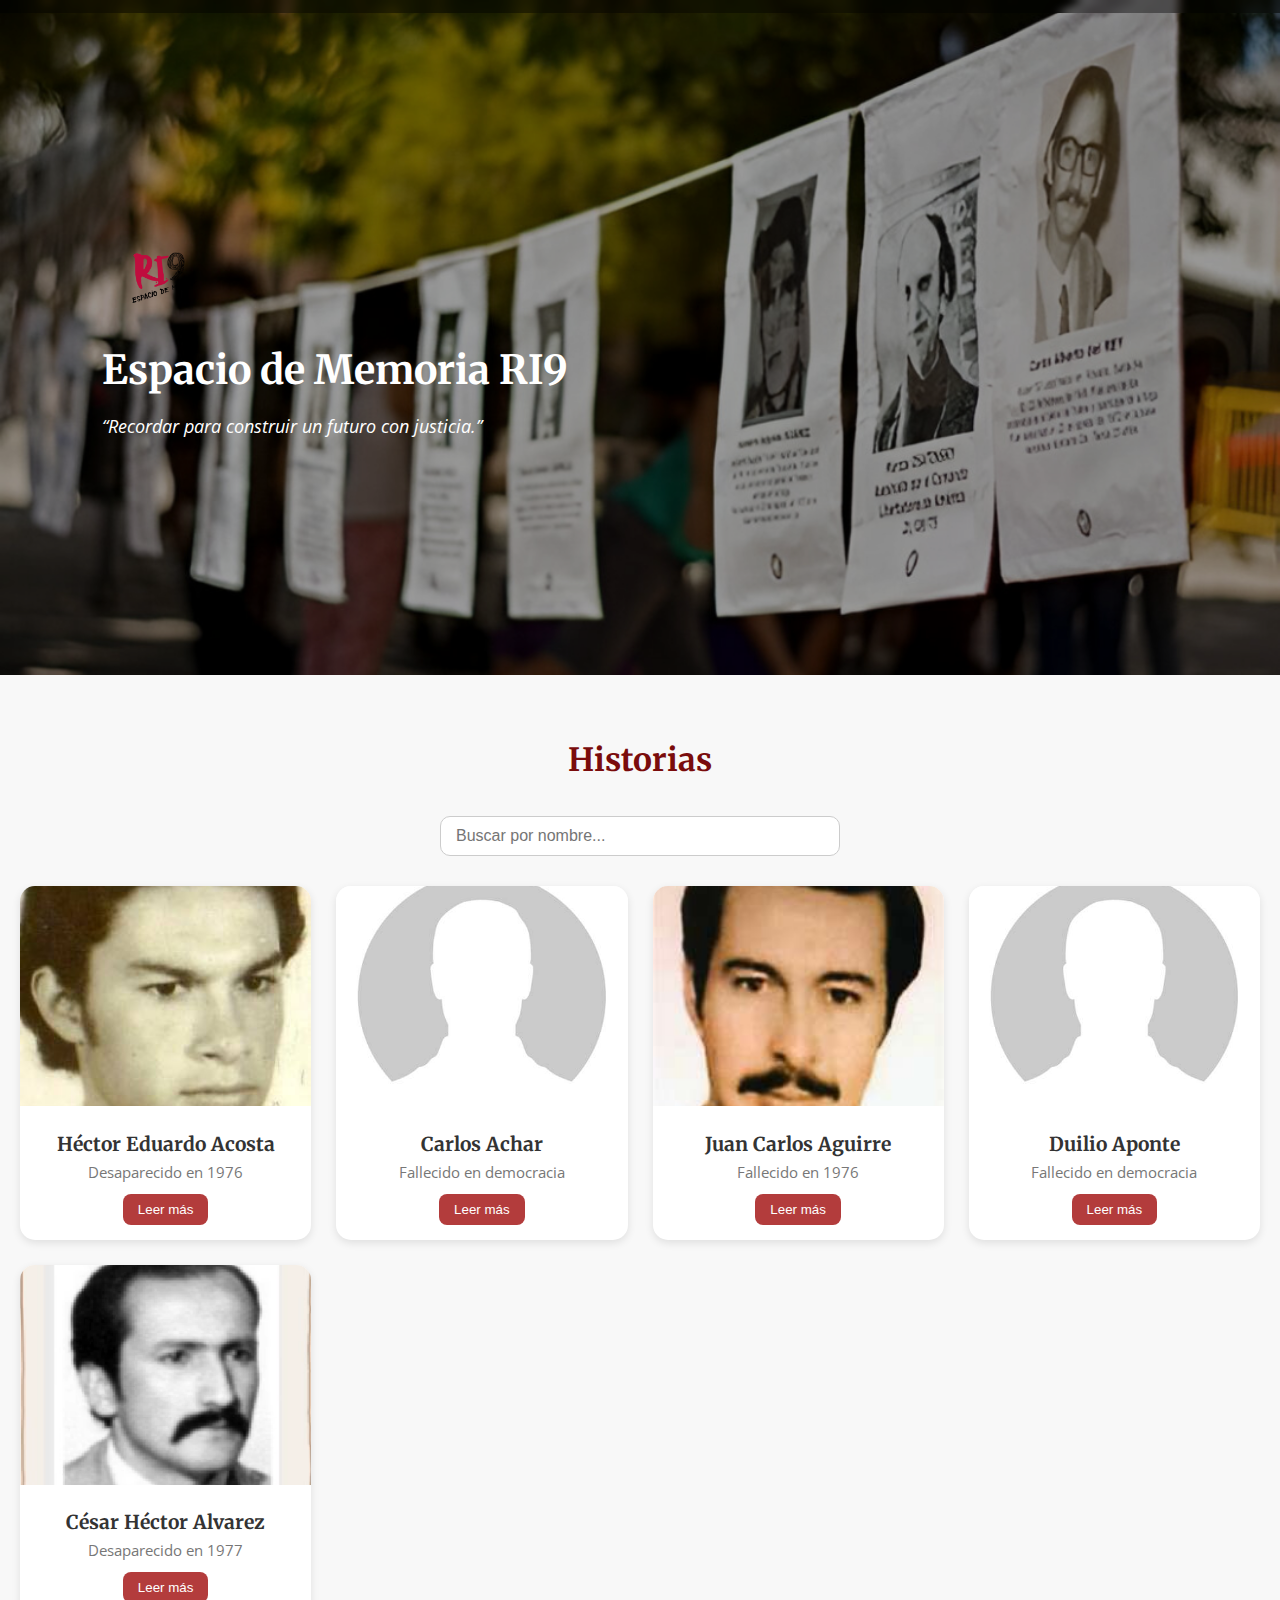
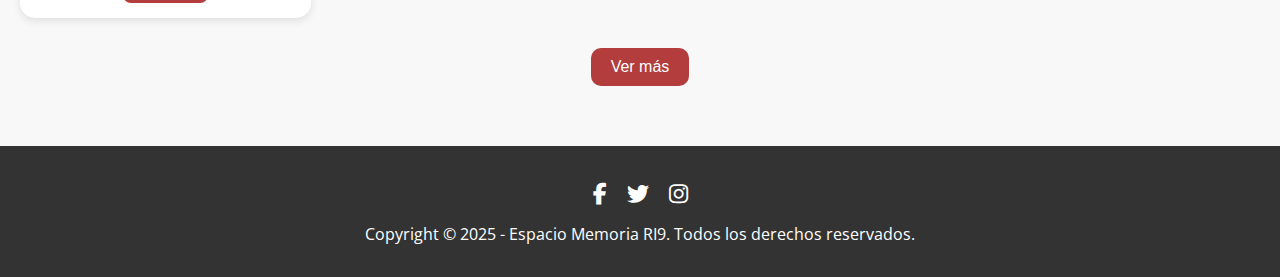
<file: Historias.html>
<!DOCTYPE html>
<html lang="es">
<head>
  <meta charset="UTF-8">
  <meta name="viewport" content="width=device-width, initial-scale=1.0">
  <title>Espacio de Memoria RI9</title>
  <link rel="stylesheet" href="estilo/styles.css">
  <link href="https://fonts.googleapis.com/css2?family=Merriweather:wght@700&family=Open+Sans&display=swap" rel="stylesheet">
</head>
<body>

	<!-- Navbar -->
  <nav class="navbar" id="navbar">
    <div class="nav-content">
      <div class="nav-logo">
        <a href="index.html"><img src="img/logo-ri9-color.png" alt="Logo RI9" class="nav-logo-img"></a>
        <span class="nav-title">Espacio de Memoria RI9</span>
      </div>
      <ul class="nav-links">
        <li><a href="index.html">Inicio</a></li>
        <li><a href="Historias.html">Historias</a></li>
        <li><a href="Juicios.html">Juicios</a></li>
        <li><a href="Sobre nosotros.html">Sobre Nosotros</a></li>
        <li><a href="index.html.#actividades">Actividades</a></li>
        <li><a href="index.html.#map-section">Ubicación</a></li>
      </ul>
      <div class="menu-toggle" id="mobile-menu">☰</div>
    </div>
  </nav>

    <!-- HERO / CARRUSEL -->
  <section class="hero" id="inicio">
    <div class="carousel">
      <div class="slide active" id="historias1" style="background-image: url('img/historias/historias1.jpg');"></div>
      <div class="slide" id="historias2" style="background-image: url('img/historias/historias2.jpg');"></div>
      <div class="slide" id="historias3" style="background-image: url('img/historias/historias3.jpg');"></div>
    </div>
    <div class="hero-overlay">
      <div class="hero-left">
        <img src="img/logo-ri9-color.png" alt="Logo RI9" class="hero-logo">
        <h1 class="hero-title">Espacio de Memoria RI9</h1>
        <p class="hero-subtitle">“Recordar para construir un futuro con justicia.”</p>
      </div>
    </div>
  </section>

    <!-- ======== SECCIÓN HISTORIAS ======== -->
<section id="historias">
  <h2 class="titulo-historias">Historias</h2>

  <!-- Buscador -->
  <div class="buscador-container">
    <input type="text" id="buscador" placeholder="Buscar por nombre..." />
  </div>

  <!-- Contenedor de tarjetas -->
  <div class="historias-grid" id="historias-grid">
    
    <!-- Tarjeta ejemplo -->
    <div class="historia-card">
      <img src="img/historias/desaparecidos/hector.jpg" alt="Foto de Héctor Eduardo Acosta">
      <div class="historia-info">
        <h3>Héctor Eduardo Acosta</h3>
        <p class="anio">Desaparecido en 1976</p>
        <button class="btn-leer" data-id="acosta">Leer más</button>
      </div>
    </div>

    <div class="historia-card">
      <img src="img/historias/desaparecidos/sin_fotoH.jpg" alt="Foto de Carlos Achar">
      <div class="historia-info">
        <h3>Carlos Achar</h3>
        <p class="anio">Fallecido en democracia</p>
        <button class="btn-leer" data-id="achar">Leer más</button>
      </div>
    </div>

    <div class="historia-card">
      <img src="img/historias/desaparecidos/carlosAguirre.jpg" alt="Foto de Juan Carlos Aguirre">
      <div class="historia-info">
        <h3>Juan Carlos Aguirre</h3>
        <p class="anio">Fallecido en 1976</p>
        <button class="btn-leer" data-id="aguirre">Leer más</button>
      </div>
    </div>

    <div class="historia-card">
      <img src="img/historias/desaparecidos/sin_fotoH.jpg" alt="Foto de Duilio Aponte">
      <div class="historia-info">
        <h3>Duilio Aponte</h3>
        <p class="anio">Fallecido en democracia</p>
        <button class="btn-leer" data-id="aponte">Leer más</button>
      </div>
    </div>
    <div class="historia-card">
      <img src="img/historias/desaparecidos/cesarAlvarez.png" alt="Foto de Cesar Hector Alvarez">
      <div class="historia-info">
        <h3>César Héctor Alvarez</h3>
        <p class="anio">Desaparecido en 1977</p>
        <button class="btn-leer" data-id="alvarez">Leer más</button>
      </div>
    </div>

    <div class="historia-card">
      <img src="img/historias/desaparecidos/ignacioAreta.jpg" alt="Foto de Ignacio Areta">
      <div class="historia-info">
        <h3>Ignacio Areta</h3>
        <p class="anio">Desaparecido en 1978</p>
        <button class="btn-leer" data-id="areta">Leer más</button>
      </div>
    </div>
    <div class="historia-card">
      <img src="img/historias/desaparecidos/abelArce.jpg" alt="Foto de Abel Arce Gomez">
      <div class="historia-info">
        <h3>Abel Arce Gómez</h3>
        <p class="anio">Desaparecido en 1977</p>
        <button class="btn-leer" data-id="arce">Leer más</button>
      </div>
    </div>
    <div class="historia-card">
      <img src="img/historias/desaparecidos/joaquinAreta.jpg" alt="Foto de Joaquín Areta">
      <div class="historia-info">
        <h3>Joaquín Enrique Areta</h3>
        <p class="anio">Desaparecido en 1978</p>
        <button class="btn-leer" data-id="areta_joaquin">Leer más</button>
      </div>
    </div>
    <div class="historia-card">
      <img src="img/historias/desaparecidos/joaquinArqueros.jpg" alt="Foto de Joaquín Arqueros">
      <div class="historia-info">
        <h3>Joaquín Vicente Arqueros</h3>
        <p class="anio">Desaparecido en 1976</p>
        <button class="btn-leer" data-id="arqueros">Leer más</button>
      </div>
    </div>
    <div class="historia-card">
      <img src="img/historias/desaparecidos/romuloArtieda.jpg" alt="Foto de Romulo Artieda">
      <div class="historia-info">
        <h3>Rómulo Gregorio Artieda</h3>
        <p class="anio">Desaparecido en 1977</p>
        <button class="btn-leer" data-id="artieda">Leer más</button>
      </div>
    </div>
    <div class="historia-card">
      <img src="img/historias/desaparecidos/horacioArrue.jpg" alt="Foto de Horacio Arrue">
      <div class="historia-info">
        <h3>Horacio Antonio Arrue</h3>
        <p class="anio">Desaparecido en 1976</p>
        <button class="btn-leer" data-id="arrue">Leer más</button>
      </div>
    </div>
    <div class="historia-card">
      <img src="img/historias/desaparecidos/sin_fotoH.jpg" alt="Foto de Vicente Victor Ayala">
      <div class="historia-info">
        <h3>Vicente Víctor Ayala</h3>
        <p class="anio">Desaparecido en 1976</p>
        <button class="btn-leer" data-id="ayala">Leer más</button>
      </div>
    </div>
    <div class="historia-card">
      <img src="img/historias/desaparecidos/julioBarozzi.jpg" alt="Foto de Julio Cesar Barozzi">
      <div class="historia-info">
        <h3>Julio César Barozzi</h3>
        <p class="anio">Desaparecido en 1976</p>
        <button class="btn-leer" data-id="barozzi">Leer más</button>
      </div>
    </div>
    <div class="historia-card">
      <img src="img/historias/desaparecidos/sin_fotoH.jpg" alt="Foto de Adrian Sosa">
      <div class="historia-info">
        <h3>Adrián Benitez Sosa</h3>
        <p class="anio">Desaparecido sin fecha exacta</p>
        <button class="btn-leer" data-id="benitez">Leer más</button>
      </div>
    </div>
    <div class="historia-card">
      <img src="img/historias/desaparecidos/sin_fotoH.jpg" alt="Foto de Moises Belsky">
      <div class="historia-info">
        <h3>Moisés Belsky</h3>
        <p class="anio">Desaparecido sin fecha exacta</p>
        <button class="btn-leer" data-id="belsky">Leer más</button>
      </div>
    </div>
    <div class="historia-card">
      <img src="img/historias/desaparecidos/juanBelaustegui.jpg" alt="Foto de juan Francisco Beláustegui">
      <div class="historia-info">
        <h3>Juan Francisco Beláustegui</h3>
        <p class="anio">Fallecido en 1975</p>
        <button class="btn-leer" data-id="belaustegui">Leer más</button>
      </div>
    </div>
    <div class="historia-card">
      <img src="img/historias/desaparecidos/sin_fotoM.jpg" alt="Foto de Mirta Beatriz Blanco de velasquez">
      <div class="historia-info">
        <h3>Mirta Beatriz Blanco de Velásquez</h3>
        <p class="anio">Desaparecida en 1975</p>
        <button class="btn-leer" data-id="velasquez">Leer más</button>
      </div>
    </div>
    <div class="historia-card">
      <img src="img/historias/desaparecidos/miguelBustos.jpg" alt="Foto de Miguel Angel Bustos">
      <div class="historia-info">
        <h3>Miguel Ángel Bustos</h3>
        <p class="anio">Fallecido en 1975</p>
        <button class="btn-leer" data-id="bustos">Leer más</button>
      </div>
    </div>
    <div class="historia-card">
      <img src="img/historias/desaparecidos/sin_fotoH.jpg" alt="Foto de Listo Ramon Bogado">
      <div class="historia-info">
        <h3>Listo Ramón Bogado</h3>
        <p class="anio">Desaparecido en 1982</p>
        <button class="btn-leer" data-id="bogado">Leer más</button>
      </div>
    </div>
    <div class="historia-card">
      <img src="img/historias/desaparecidos/sin_fotoH.jpg" alt="Foto de Arnaldo Haroldo Buffa">
      <div class="historia-info">
        <h3>Arnaldo Haroldo Buffa</h3>
        <p class="anio">Desaparecido sin fecha exacta</p>
        <button class="btn-leer" data-id="buffa">Leer más</button>
      </div>
    </div>
    <div class="historia-card">
      <img src="img/historias/desaparecidos/jogeCastanieda.png" alt="Foto de Jorge Anibal Castañeda">
      <div class="historia-info">
        <h3>Jorge Aníbal Castañeda</h3>
        <p class="anio">Desaparecido en 1975</p>
        <button class="btn-leer" data-id="castañeda">Leer más</button>
      </div>
    </div>
    <div class="historia-card">
      <img src="img/historias/desaparecidos/normaCoutada.png" alt="Foto de Norma Coutada">
      <div class="historia-info">
        <h3>Norma Coutada</h3>
        <p class="anio">Desaparecida en 1977</p>
        <button class="btn-leer" data-id="coutada">Leer más</button>
      </div>
    </div>
    <div class="historia-card">
      <img src="img/historias/desaparecidos/miryamCoutada.png" alt="Foto de Myriam Coutada">
      <div class="historia-info">
        <h3>Myriam Coutada</h3>
        <p class="anio">Desaparecida en 1977</p>
        <button class="btn-leer" data-id="coutada_myriam">Leer más</button>
      </div>
    </div>
    <div class="historia-card">
      <img src="img/historias/desaparecidos/sin_fotoH.jpg" alt="Foto de Luis Alberto Diaz">
      <div class="historia-info">
        <h3>Luis Alberto Díaz</h3>
        <p class="anio">Desaparecido sin fecha exacta</p>
        <button class="btn-leer" data-id="diaz">Leer más</button>
      </div>
    </div>
    <div class="historia-card">
      <img src="img/historias/desaparecidos/carlosDuarte.png" alt="Foto de Carlos Alberto Duarte">
      <div class="historia-info">
        <h3>Carlos Alberto Duarte</h3>
        <p class="anio">Fallecido en 1976</p>
        <button class="btn-leer" data-id="duarte">Leer más</button>
      </div>
    </div>
    <div class="historia-card">
      <img src="img/historias/desaparecidos/sin_fotoH.jpg" alt="Foto de Manuel Ferraz">
      <div class="historia-info">
        <h3>Manuel Ferraz</h3>
        <p class="anio">Desaparecido sin fecha exacta</p>
        <button class="btn-leer" data-id="ferraz">Leer más</button>
      </div>
    </div>
    <div class="historia-card">
      <img src="img/historias/desaparecidos/eduardoFernandez.png" alt="Foto de Eduardo Fernández">
      <div class="historia-info">
        <h3>Eduardo Fernández</h3>
        <p class="anio">Fallecido en 1976</p>
        <button class="btn-leer" data-id="fernandez">Leer más</button>
      </div>
    </div>
    <div class="historia-card">
      <img src="img/historias/desaparecidos/sin_fotoH.jpg" alt="Foto de Victor Gauna">
      <div class="historia-info">
        <h3>Víctor Hugo Gauna</h3>
        <p class="anio">Desaparecido en 1975</p>
        <button class="btn-leer" data-id="gauna">Leer más</button>
      </div>
    </div>
    <div class="historia-card">
      <img src="img/historias/desaparecidos/pedroGaleano.jpg" alt="Foto de Pedro Galeano">
      <div class="historia-info">
        <h3>Pedro Raúl Galeano</h3>
        <p class="anio">Desaparecido en 1976</p>
        <button class="btn-leer" data-id="galeano">Leer más</button>
      </div>
    </div>
    <div class="historia-card">
      <img src="img/historias/desaparecidos/raulFigueredo.jpg" alt="Foto de Raul Figueredo ">
      <div class="historia-info">
        <h3>Raúl Arturo Figueredo</h3>
        <p class="anio">Desaparecido en 1977</p>
        <button class="btn-leer" data-id="figueredo">Leer más</button>
      </div>
    </div>
    <div class="historia-card">
      <img src="img/historias/desaparecidos/alfredoGonzalez.jpg" alt="Foto de Alfredo González">
      <div class="historia-info">
        <h3>Alfredo González</h3>
        <p class="anio">Desaparecido en 1978</p>
        <button class="btn-leer" data-id="gonzalez">Leer más</button>
      </div>
    </div>
    <div class="historia-card">
  <img src="img/historias/desaparecidos/sin_fotoH.jpg" alt="Foto de Argentino V. González">
  <div class="historia-info">
    <h3>Argentino V. González (Chaqueño)</h3>
    <p class="anio">Secuestrado-desaparecido el 1 de enero de 1980</p>
    <button class="btn-leer" data-id="gonzalez_argentino">Leer más</button>
  </div>
</div>

<div class="historia-card">
  <img src="img/historias/desaparecidos/deliciaGonzalez.png" alt="Foto de Delicia González">
  <div class="historia-info">
    <h3>Delicia González</h3>
    <p class="anio">Asesinada en la Masacre de Margarita Belén el 13 de diciembre de 1976</p>
    <button class="btn-leer" data-id="gonzalez_delicia">Leer más</button>
  </div>
</div>

<div class="historia-card">
  <img src="img/historias/desaparecidos/sin_fotoH.jpg" alt="Foto de Elpidio González">
  <div class="historia-info">
    <h3>Elpidio González</h3>
    <p class="anio">Caído en combate el 13 de noviembre de 1979</p>
    <button class="btn-leer" data-id="gonzalez_elpidio">Leer más</button>
  </div>
</div>

<div class="historia-card">
  <img src="img/historias/desaparecidos/elidaGoyeneche.jpg" alt="Foto de Elida Goyeneche de Sobko">
  <div class="historia-info">
    <h3>Elida Goyeneche de Sobko</h3>
    <p class="anio">Secuestrada el 12 de enero de 1978</p>
    <button class="btn-leer" data-id="goyeneche">Leer más</button>
  </div>
</div>

<div class="historia-card">
  <img src="img/historias/desaparecidos/sin_fotoH.jpg" alt="Foto de Julio Gervasoni">
  <div class="historia-info">
    <h3>Julio Gervasoni (Cuervo)</h3>
    <p class="anio">Detenido en 1975, falleció en agosto de 1982</p>
    <button class="btn-leer" data-id="gervasoni">Leer más</button>
  </div>
</div>

<div class="historia-card">
  <img src="img/historias/desaparecidos/justoIbarguren.jpg" alt="Foto de Justo César Ibarguren">
  <div class="historia-info">
    <h3>Justo César Ibarguren</h3>
    <p class="anio">Secuestrado el 24 de agosto de 1976</p>
    <button class="btn-leer" data-id="ibarguren">Leer más</button>
  </div>
</div>

<div class="historia-card">
  <img src="img/historias/desaparecidos/victorLomonaco.jpg" alt="Foto de Víctor Hugo Lomonaco">
  <div class="historia-info">
    <h3>Víctor Hugo Lomonaco</h3>
    <p class="anio">Desaparecido el 8 de octubre en La Plata</p>
    <button class="btn-leer" data-id="lomonaco">Leer más</button>
  </div>
</div>

<div class="historia-card">
  <img src="img/historias/desaparecidos/pedroMartinelli.jpg" alt="Foto de Pablo Alberto Martinelli">
  <div class="historia-info">
    <h3>Pablo Alberto Martinelli</h3>
    <p class="anio">Caído en un enfrentamiento en Resistencia, Chaco, en 1976</p>
    <button class="btn-leer" data-id="martinelli_pablo">Leer más</button>
  </div>
</div>

<div class="historia-card">
  <img src="img/historias/desaparecidos/rubenMarcon.jpg" alt="Foto de Carlos Rubén Marcón">
  <div class="historia-info">
    <h3>Carlos Rubén Marcón</h3>
    <p class="anio">Desaparecido en junio de 1980 en Paso de los Libres</p>
    <button class="btn-leer" data-id="marcon">Leer más</button>
  </div>
</div>

<div class="historia-card">
  <img src="img/historias/desaparecidos/susanaMartinelli.jpg" alt="Foto de Susana Martinelli de Oliva">
  <div class="historia-info">
    <h3>Susana Martinelli de Oliva</h3>
    <p class="anio">Desaparecida en agosto de 1976</p>
    <button class="btn-leer" data-id="martinelli_susana">Leer más</button>
  </div>
</div>

<div class="historia-card">
  <img src="img/historias/desaparecidos/sin_fotoH.jpg" alt="Foto de Raúl Méndez">
  <div class="historia-info">
    <h3>Raúl Méndez</h3>
    <p class="anio">Asesinado en la Masacre de Margarita Belén en 1976</p>
    <button class="btn-leer" data-id="mendez">Leer más</button>
  </div>
</div>

<div class="historia-card">
  <img src="img/historias/desaparecidos/carlosMarengo.jpg" alt="Foto de Carlos Alberto Meza Marengo">
  <div class="historia-info">
    <h3>Carlos Alberto Meza Marengo (Ramón)</h3>
    <p class="anio">Asesinado en febrero de 1977</p>
    <button class="btn-leer" data-id="meza_marengo">Leer más</button>
  </div>
</div>

<div class="historia-card">
  <img src="img/historias/desaparecidos/sin_fotoH.jpg" alt="Foto de Pedro Francisco Moresi">
  <div class="historia-info">
    <h3>Pedro Francisco Moresi</h3>
    <p class="anio">Desaparecido tras su detención en diciembre de 1977</p>
    <button class="btn-leer" data-id="moresi">Leer más</button>
  </div>
</div>

<div class="historia-card">
  <img src="img/historias/desaparecidos/roqueMonzon.png" alt="Foto de Roque Monzón">
  <div class="historia-info">
    <h3>Roque Monzón</h3>
    <p class="anio">Secuestrado-desaparecido el 1 de enero de 1977</p>
    <button class="btn-leer" data-id="monzon">Leer más</button>
  </div>
</div>

<div class="historia-card">
  <img src="img/historias/desaparecidos/sin_fotoH.jpg" alt="Foto de Rodolfo Amado Ojeda">
  <div class="historia-info">
    <h3>Rodolfo Amado Ojeda (Poloncho)</h3>
    <p class="anio">Murió de cáncer en la década del 80</p>
    <button class="btn-leer" data-id="ojeda">Leer más</button>
  </div>
</div>

<div class="historia-card">
  <img src="img/historias/desaparecidos/carlosOliva.jpg" alt="Foto de Carlos Alberto Oliva">
  <div class="historia-info">
    <h3>Carlos Alberto Oliva (Calú)</h3>
    <p class="anio">Fusilado en diciembre de 1976</p>
    <button class="btn-leer" data-id="oliva">Leer más</button>
  </div>
</div>

<div class="historia-card">
  <img src="img/historias/desaparecidos/juanOlivo.jpg" alt="Foto de Juan Antonio Olivos">
  <div class="historia-info">
    <h3>Juan Antonio Olivo (Tonito)</h3>
    <p class="anio">Desaparecido en marzo de 1977</p>
    <button class="btn-leer" data-id="olivos">Leer más</button>
  </div>
</div>

<div class="historia-card">
  <img src="img/historias/desaparecidos/justoPelozo.jpg" alt="Foto de Justo José Pelozo">
  <div class="historia-info">
    <h3>Justo José Pelozo</h3>
    <p class="anio">Desaparecido en febrero de 1977</p>
    <button class="btn-leer" data-id="pelozo">Leer más</button>
  </div>
</div>

<div class="historia-card">
  <img src="img/historias/desaparecidos/marceloPeralta.png" alt="Foto de Marcelo Peralta">
  <div class="historia-info">
    <h3>Marcelo Peralta</h3>
    <p class="anio">Desaparecido en junio de 1977</p>
    <button class="btn-leer" data-id="peralta">Leer más</button>
  </div>
</div>

<div class="historia-card">
  <img src="img/historias/desaparecidos/sin_fotoH.jpg" alt="Foto de Neris Victoriano Pérez">
  <div class="historia-info">
    <h3>Neris Victoriano Pérez</h3>
    <p class="anio">Desaparecido en junio de 1976</p>
    <button class="btn-leer" data-id="perez">Leer más</button>
  </div>
</div>

<div class="historia-card">
  <img src="img/historias/desaparecidos/carlosRueda.webp" alt="Foto de Carlos Pérez Rueda">
  <div class="historia-info">
    <h3>Carlos Pérez Rueda (Charli)</h3>
    <p class="anio">Fallecido en combate en 1976</p>
    <button class="btn-leer" data-id="perez_rueda">Leer más</button>
  </div>
</div>

<div class="historia-card">
  <img src="img/historias/desaparecidos/hectorPuntin.png" alt="Foto de Héctor Rolando Puntín">
  <div class="historia-info">
    <h3>Héctor Rolando Puntín</h3>
    <p class="anio">Desaparecido en 1976</p>
    <button class="btn-leer" data-id="puntin">Leer más</button>
  </div>
</div>

<div class="historia-card">
  <img src="img/historias/desaparecidos/sin_fotoH.jpg" alt="Foto de Osvaldo José Razo">
  <div class="historia-info">
    <h3>Osvaldo José Razo</h3>
    <p class="anio">Fallecido en democracia</p>
    <button class="btn-leer" data-id="razo">Leer más</button>
  </div>
</div>

<div class="historia-card">
  <img src="img/historias/desaparecidos/sin_fotoH.jpg" alt="Foto de Manuel Ramis">
  <div class="historia-info">
    <h3>Manuel Ramis</h3>
    <p class="anio">Desaparecido sin fecha exacta</p>
    <button class="btn-leer" data-id="ramis">Leer más</button>
  </div>
</div>

<div class="historia-card">
  <img src="img/historias/desaparecidos/yolandaReguera.jpg" alt="Foto de Yolanda Dolores Reguera Britez">
  <div class="historia-info">
    <h3>Yolanda Dolores Reguera Britez</h3>
    <p class="anio">Fallecida el 4 de junio de 1976</p>
    <button class="btn-leer" data-id="reguera_yolanda">Leer más</button>
  </div>
</div>

<div class="historia-card">
  <img src="img/historias/desaparecidos/sin_fotoM.jpg" alt="Foto de Griselda Rodríguez">
  <div class="historia-info">
    <h3>Griselda Rodríguez</h3>
    <p class="anio">Desaparecida (sin fecha confirmada)</p>
    <button class="btn-leer" data-id="rodriguez">Leer más</button>
  </div>
</div>

<div class="historia-card">
  <img src="img/historias/desaparecidos/orlandoRomero.jpg" alt="Foto de Orlando Diego Romero">
  <div class="historia-info">
    <h3>Orlando Diego Romero</h3>
    <p class="anio">Desaparecido en febrero de 1976</p>
    <button class="btn-leer" data-id="romero">Leer más</button>
  </div>
</div>

<div class="historia-card">
  <img src="img/historias/desaparecidos/pantaleonRomero.jpg" alt="Foto de Pantaleón Romero">
  <div class="historia-info">
    <h3>Pantaleón Romero</h3>
    <p class="anio">Desaparecido en marzo de 1977</p>
    <button class="btn-leer" data-id="romero_pantaleon">Leer más</button>
  </div>
</div>

<div class="historia-card">
  <img src="img/historias/desaparecidos/miguelSchlatter.jpg" alt="Foto de Miguel Ángel Schlatter">
  <div class="historia-info">
    <h3>Miguel Ángel Schlatter</h3>
    <p class="anio">Desaparecido en enero de 1977</p>
    <button class="btn-leer" data-id="schlatter">Leer más</button>
  </div>
</div>

<div class="historia-card">
  <img src="img/historias/desaparecidos/lilaSoto.avif" alt="Foto de Lila Soto">
  <div class="historia-info">
    <h3>Lila Soto</h3>
    <p class="anio">Fallecida en 1976</p>
    <button class="btn-leer" data-id="soto_lila">Leer más</button>
  </div>
</div>

<div class="historia-card">
  <img src="img/historias/desaparecidos/jorgeSaravia.jpg" alt="Foto de Jorge Saravia Acuña">
  <div class="historia-info">
    <h3>Jorge Saravia Acuña</h3>
    <p class="anio">Desaparecido en febrero de 1976</p>
    <button class="btn-leer" data-id="saravia">Leer más</button>
  </div>
</div>

<div class="historia-card">
  <img src="img/historias/desaparecidos/normaTomasella.webp" alt="Foto de Norma Blanca Tomasella">
  <div class="historia-info">
    <h3>Norma Blanca Tomasella</h3>
    <p class="anio">Desaparecida en febrero de 1978</p>
    <button class="btn-leer" data-id="tomasella">Leer más</button>
  </div>
</div>

<div class="historia-card">
  <img src="img/historias/desaparecidos/sin_fotoH.jpg" alt="Foto de Julio Santiago Repetto">
  <div class="historia-info">
    <h3>Julio Santiago Repetto</h3>
    <p class="anio">Preso político durante la dictadura</p>
    <button class="btn-leer" data-id="repetto">Leer más</button>
  </div>
</div>

<div class="historia-card">
  <img src="img/historias/desaparecidos/doraVargas.jpg" alt="Foto de Dora Elena Vargas">
  <div class="historia-info">
    <h3>Dora Elena Vargas (Josefina)</h3>
    <p class="anio">Desaparecida en noviembre de 1977</p>
    <button class="btn-leer" data-id="vargas_dora">Leer más</button>
  </div>
</div>

<div class="historia-card">
  <img src="img/historias/desaparecidos/juanVargas.jpg" alt="Foto de Juan Ramón Vargas">
  <div class="historia-info">
    <h3>Juan Ramón Vargas (Mono)</h3>
    <p class="anio">Desaparecido en noviembre de 1976</p>
    <button class="btn-leer" data-id="vargas_juan">Leer más</button>
  </div>
</div>

<div class="historia-card">
  <img src="img/historias/desaparecidos/sin_fotoM.jpg" alt="Foto de Nelly Vázquez de Morresi">
  <div class="historia-info">
    <h3>Nelly Vázquez de Morresi (Tana)</h3>
    <p class="anio">Desaparecida en enero de 1978</p>
    <button class="btn-leer" data-id="vasquez">Leer más</button>
  </div>
</div>

<div class="historia-card">
  <img src="img/historias/desaparecidos/alfredoVelazquez.png" alt="Foto de Alfredo Rubén Velázquez">
  <div class="historia-info">
    <h3>Alfredo Rubén Velázquez</h3>
    <p class="anio">Fallecido en octubre de 1975</p>
    <button class="btn-leer" data-id="velazquez">Leer más</button>
  </div>
</div>

<div class="historia-card">
  <img src="img/historias/desaparecidos/hildaVergara.jpg" alt="Foto de Hilda Zulma Vergara de Buffa">
  <div class="historia-info">
    <h3>Hilda Zulma Vergara de Buffa</h3>
    <p class="anio">Desaparecida entre junio y julio de 1976</p>
    <button class="btn-leer" data-id="vergara">Leer más</button>
  </div>
</div>

<div class="historia-card">
  <img src="img/historias/desaparecidos/sin_fotoH.jpg" alt="Foto de Ángel Roberto Verón">
  <div class="historia-info">
    <h3>Ángel Roberto Verón</h3>
    <p class="anio">Detenido en octubre de 1975</p>
    <button class="btn-leer" data-id="veron">Leer más</button>
  </div>
</div>

<div class="historia-card">
  <img src="img/historias/desaparecidos/lorenzoVinias.png" alt="Foto de Lorenzo Viñas">
  <div class="historia-info">
    <h3>Lorenzo Viñas</h3>
    <p class="anio">Desaparecido en julio de 1980</p>
    <button class="btn-leer" data-id="vinas">Leer más</button>
  </div>
</div>

<div class="historia-card">
  <img src="img/historias/desaparecidos/maximoWettengel.jpg" alt="Foto de Bauer Máximo Wettengel">
  <div class="historia-info">
    <h3>Bauer Máximo Wettengel</h3>
    <p class="anio">Desaparecido en junio de 1976</p>
    <button class="btn-leer" data-id="wettengel">Leer más</button>
  </div>
</div>

<div class="historia-card">
  <img src="img/historias/desaparecidos/robertoYedro.png" alt="Foto de Roberto Horacio Yedro">
  <div class="historia-info">
    <h3>Roberto Horacio Yedro</h3>
    <p class="anio">Fallecido en diciembre de 1976</p>
    <button class="btn-leer" data-id="yedro">Leer más</button>
  </div>
</div>

  </div>
  <button id="verMasBtn" class="btn-vermas">Ver más</button>
</section>

<!-- ======== MODAL HISTORIAS ======== -->
<div class="modal" id="modal-historia">
  <div class="modal-content">
    <span class="cerrar-modal">&times;</span>
    <h3 id="modal-titulo"></h3>
    <p id="modal-texto"></p>
  </div>
</div>


    <!-- Footer con redes sociales --> 
 <footer> 
  <div class="social-icons"> 
     <a href="https://www.facebook.com/espaciomemoriari9" target="_blank"><i class="fab fa-facebook-f"></i></a>
     <a href="https://twitter.com/espacioRI9" target="_blank"><i class="fab fa-twitter"></i></a>
     <a href="https://www.instagram.com/espaciomemoriari9/" target="_blank"><i class="fab fa-instagram"></i></a> 
    </div> <p>Copyright © 2025 - Espacio Memoria RI9. Todos los derechos reservados.</p>
   </footer>

   <link rel="stylesheet" href="https://cdnjs.cloudflare.com/ajax/libs/font-awesome/6.5.0/css/all.min.css" integrity="sha512-..." crossorigin="anonymous" referrerpolicy="no-referrer" />

  <script src="scripts/script.js"></script>

</body>
</html>
</file>
<file: estilo/styles.css>
/* =========================================================
   RESET GENERAL Y CONFIGURACIÓN BÁSICA
========================================================= */
* {
  margin: 0;
  padding: 0;
  box-sizing: border-box;
}

body {
  background-color: #f4f4f4;
  color: #333;
  font-family: 'Open Sans', sans-serif;
  line-height: 1.6;
}

h1, h2, h3 {
  font-family: 'Merriweather', serif;
}

/* Contenedor general */
.container1 {
  width: 90%;
  margin: 0 auto;
}

/* =========================================================
   NAVBAR (barra de navegación)
========================================================= */
.navbar {
  position: fixed;
  top: -95px; /* Oculta al inicio */
  left: 0;
  width: 100%;
  background: rgba(0, 0, 0, 0.397);
  color: #fff;
  z-index: 1000;
  transition: top 0.4s ease, background 0.3s ease;
  backdrop-filter: blur(4px);
}

.navbar.visible {
  top: 0;
}

.nav-content {
  display: flex;
  justify-content: space-between;
  align-items: center;
  padding: 15px 40px;
}

.nav-logo {
  display: flex;
  align-items: center;
  gap: 10px;
}

.nav-logo-img {
  width: 70px;
  height: 70px;
  object-fit: contain;
  border-radius: 40px;
}

.nav-title {
  font-weight: bold;
  font-size: 1.1rem;
  text-transform: uppercase;
  letter-spacing: 1px;
  color: #fff;
}

.nav-links {
  list-style: none;
  display: flex;
  gap: 25px;
}

.nav-links a {
  color: #fff;
  text-decoration: none;
  font-size: 1rem;
  text-transform: uppercase;
  font-weight: 600;
  transition: color 0.3s ease;
}

.nav-links a:hover {
  color: #b10e0e;
}

/* Ícono del menú móvil */
.menu-toggle {
  display: none;
  font-size: 28px;
  color: #fff;
  cursor: pointer;
}

/* ===== Responsive Navbar ===== */
@media (max-width: 768px) {
  .nav-links {
    display: none;
    position: absolute;
    top: 60px;
    right: 0;
    background: rgba(0, 0, 0, 0.9);
    width: 100%;
    flex-direction: column;
    align-items: center;
    padding: 20px 0;
  }

  .nav-links.active {
    display: flex;
  }

  .menu-toggle {
    display: block;
  }
}

/* =========================================================
   HERO / CARRUSEL
========================================================= */
.hero {
  position: relative;
  width: 100%;
  height: 75vh;
  overflow: hidden;
}

.carousel {
  position: relative;
  width: 100%;
  height: 100%;
}

.carousel #memoria3 {
  background-position: center 80%; /* Baja la imagen dentro del marco */
}

.slide {
  position: absolute;
  width: 100%;
  height: 100%;
  background-size: cover;
  background-position: center;
  opacity: 0;
  transition: opacity 1.5s ease-in-out;
}

.slide.active {
  opacity: 1;
}

.hero-overlay {
  position: absolute;
  top: 0;
  left: 0;
  width: 100%;
  height: 100%;
  display: flex;
  align-items: center;
  background: rgba(0, 0, 0, 0.4);
}

.hero-left {
  color: #fff;
  margin-left: 8%;
  max-width: 500px;
}

.hero-logo {
  width: 120px;
  margin-bottom: 10px;
}

.hero-title {
  font-size: 2.5rem;
  margin-bottom: 10px;
}

.hero-subtitle {
  font-style: italic;
  font-size: 1.1rem;
}

/* Responsive hero */
@media (max-width: 768px) {
  .hero {
    height: 60vh;
  }

  .hero-left {
    text-align: center;
    margin: 0 auto;
  }

  .hero-logo {
    width: 80px;
  }

  .hero-title {
    font-size: 1.8rem;
  }
}

/* =========================================================
   SECCIÓN: PRESENTACIÓN
========================================================= */
.presentacion {
  background-color: #fff;
  padding: 60px 20px;
  text-align: center;
}

.presentacion h2 {
  color: #7a0c0c;
  font-size: 2rem;
  margin-bottom: 20px;
}

.presentacion p {
  max-width: 800px;
  margin: 0 auto;
  font-size: 1.1rem;
  line-height: 1.8;
}

/* =========================================================
   SECCIÓN: LÍNEA DEL TIEMPO
========================================================= */
/* ===== LÍNEA DE TIEMPO HORIZONTAL ===== */
.timeline_index {
  padding: 60px 30px;
  background-color: #f9f9f9;
  text-align: center;
}

.timeline_index .titulo-seccion {
  font-size: 2rem;
  margin-bottom: 50px;
  color: #7a0c0c;;
}

/* Contenedor principal de los eventos */
.timeline-horizontal_index {
  display: flex;
  justify-content: space-between;
  align-items: center;
  position: relative;
  margin: 0 auto;
  max-width: 1500px;
  padding: 10px auto;
}

/* Línea central */
.timeline-horizontal_index::before {
  content: "";
  position: absolute;
  top: 50%;
  left: 0;
  width: 100%;
  height: 4px;
  background-color: #b33c3c;
  transform: translateY(-50%);
}

/* Cada evento */
.timeline-item_index {
  position: relative;
  width: 30%;
  text-align: center;
}

/* Título del evento */
.timeline-item_index h3 {
  color: #b33c3c;
  font-size: 1.2rem;
  margin-bottom: 50px;
}

/* Descripción */
.timeline-item_index p {
  background-color: #fff;
  padding: 15px;
  border-radius: 10px;
  box-shadow: 0 3px 8px rgba(0,0,0,0.1);
  color: #444;
  font-size: 0.95rem;
  position: relative;
  top: -30px;
}

/* Modo responsive (vuelve vertical) */
@media (max-width: 768px) {
  .timeline-horizontal_index {
    flex-direction: column;
    align-items: flex-start;
  }

  .timeline-horizontal_index::before {
    top: 0;
    left: 85%;
    width: 4px;
    height: 90%;
    transform: translateX(-50%);
  }

  .timeline-item_index {
    width: 100%;
    text-align: left;
    margin-bottom: 50px;
  }

  .timeline-item_index::before {
    left: 50%;
    top: 0;
    transform: translate(-50%, 0);
  }

  .timeline-item_index p {
    top: 0;
    margin-left: 60px;
  }
}


/* =========================================================
   SECCIÓN: ACTIVIDADES / NOTICIAS
========================================================= */
.actividades {
  background-color: #fff;
  padding: 60px 20px;
  text-align: center;
}

.actividades h2 {
  color: #7a0c0c;
  font-size: 2rem;
  margin-bottom: 30px;
}

.actividades-grid {
  display: grid;
  grid-template-columns: repeat(auto-fit, minmax(280px, 1fr));
  gap: 25px;
}

.actividad-card {
  background: #fff;
  border-radius: 8px;
  box-shadow: 0 4px 12px rgba(0,0,0,0.1);
  overflow: hidden;
  text-align: center;
  transition: transform 0.3s ease;
}

.actividad-card:hover {
  transform: translateY(-5px);
}

.actividad-card img {
  width: 100%;
  height: 350px;
  object-fit: contain;
}

.actividad-card h3 {
  margin: 10px 0 5px;
  color: #7a0c0c;
}

.actividad-card p {
  font-size: 0.95rem;
  padding: 0 10px 10px;
}

.actividad-card a {
  display: inline-block;
  margin-bottom: 15px;
  text-decoration: none;
  color: #fff;
  background-color: #7a0c0c;
  padding: 8px 15px;
  border-radius: 4px;
  transition: background-color 0.3s ease;
}

.actividad-card a:hover {
  background-color: #5c0808;
}


/* =========================================================
   SECCIÓN: FRASE / NUNCA MÁS
========================================================= */
.nunca-mas-section {
  position: relative;
  height: 50vh;
  background: linear-gradient(rgba(0,0,0,0.6), rgba(0,0,0,0.6)),
              url('fondo-nuncamas.png') center/cover no-repeat;
  display: flex;
  align-items: center;
  justify-content: center;
  text-align: center;
}

.nunca-mas-content h1 {
  color: #fff;
  font-size: 3rem;
  max-width: 700px;
  line-height: 1.3;
  text-transform: uppercase;
  animation: fadeInUp 1.5s ease forwards;
}

@keyframes fadeInUp {
  from {
    opacity: 0;
    transform: translateY(20px);
  }
  to {
    opacity: 1;
    transform: translateY(0);
  }
}

/* =========================================================
   SECCIÓN: MAPA
========================================================= */
.map-section {
  padding: 60px 20px;
  text-align: center;
  background-color: #f9f9f9;
}

.map-section h2 {
  color: #7a0c0c;
  margin-bottom: 20px;
}

#map {
  width: 100%;
  height: 400px;
  border-radius: 12px;
  box-shadow: 0 4px 10px rgba(0, 0, 0, 0.3);
}

/* =========================================================
   FOOTER
========================================================= */
footer {
  background-color: #333;
  color: #fff;
  text-align: center;
  padding: 30px 10px;
}

.social-icons {
  display: flex;
  justify-content: center;
  gap: 20px;
  margin-bottom: 10px;
}

.social-icons a {
  color: #fff;
  font-size: 22px;
  transition: transform 0.3s ease, color 0.3s ease;
}

.social-icons a:hover {
  transform: scale(1.2);
  color: #b10e0e;
}

/* ==============

 SECCIÓN HISTORIAS
  
================= */
#historias {
  padding: 60px 20px;
  background-color: #f8f8f8;
  text-align: center;
}

.carousel #historias3 {
  background-position: center 60%;
}

.titulo-historias {
  font-size: 2rem;
  margin-bottom: 30px;
  color: #7a0c0c;
}

/* Buscador */
.buscador-container {
  margin-bottom: 30px;
}

#buscador {
  padding: 10px 15px;
  width: 80%;
  max-width: 400px;
  border: 1px solid #ccc;
  border-radius: 10px;
  font-size: 1rem;
}

/* Grid de tarjetas */
.historias-grid {
  display: grid;
  grid-template-columns: repeat(auto-fit, minmax(260px, 1fr));
  gap: 25px;
}

.historia-card {
  background-color: #fff;
  border-radius: 15px;
  overflow: hidden;
  box-shadow: 0 3px 8px rgba(0,0,0,0.1);
  transition: transform 0.3s ease;
}

.historia-card:hover {
  transform: translateY(-5px);
}

.historia-card img {
  width: 100%;
  height: 220px;
  object-fit: cover;
}

.historia-info {
  padding: 15px;
}

.historia-info h3 {
  font-size: 1.2rem;
  color: #333;
}

.historia-info .anio {
  font-size: 0.95rem;
  color: #777;
  margin-bottom: 10px;
}

.btn-leer {
  background-color: #b33c3c;
  color: #fff;
  border: none;
  padding: 8px 15px;
  border-radius: 8px;
  cursor: pointer;
  transition: background-color 0.3s;
}

.btn-leer:hover {
  background-color: #962d2d;
}

.btn-vermas {
  display: block;
  margin: 30px auto 0; /* separado de las tarjetas y centrado */
  background-color: #b33c3c;
  color: #fff;
  border: none;
  padding: 10px 20px;
  border-radius: 10px;
  cursor: pointer;
  font-size: 1rem;
  transition: background-color 0.3s;
}

.btn-vermas:hover {
  background-color: #962d2d;
}


/* === MODAL === */
.modal {
  display: none; /* Oculto por defecto */
  position: fixed;
  z-index: 1000;
  left: 0; top: 0;
  width: 100%; height: 100%;
  background-color: rgba(0,0,0,0.6);
  justify-content: center;
  align-items: center;
}

.modal-content {
  background: #fff;
  padding: 25px;
  border-radius: 15px;
  width: 90%;
  max-width: 600px;
  text-align: left;
  position: relative;
  animation: fadeIn 0.3s ease;
}

.cerrar-modal {
  position: absolute;
  top: 10px; right: 15px;
  font-size: 1.5rem;
  color: #555;
  cursor: pointer;
}

@keyframes fadeIn {
  from { opacity: 0; transform: scale(0.95); }
  to { opacity: 1; transform: scale(1); }
}

/* =============

 SECCIÓN JUICIOS

 =============== */
.seccion-juicios {
  padding: 60px 20px;
  background-color: #f9f9f9;
}

.titulo-juicios {
  text-align: center;
  font-size: 2rem;
  margin-bottom: 25px;
  color: #7a0c0c;;
}

.intro-juicios {
  text-align: center;
  max-width: 800px;
  margin: 0 auto 40px;
  font-size: 1.1rem;
  color: #555;
  line-height: 1.6;
}

/* Subtítulo de cada bloque */
.subtitulo-juicio {
  font-size: 1.5rem;
  margin-bottom: 20px;
  color: #b33c3c;
}

/* Grid de juicios */
.juicios-grid {
  display: grid;
  grid-template-columns: repeat(auto-fit, minmax(280px, 1fr));
  gap: 25px;
  margin-bottom: 40px;
}

/* Tarjetas */
.juicio-card {
  background-color: #fff;
  border-radius: 15px;
  overflow: hidden;
  box-shadow: 0 3px 8px rgba(0,0,0,0.1);
  transition: transform 0.3s ease;
}

.juicio-card:hover {
  transform: translateY(-5px);
}

.juicio-card img {
  width: 100%;
  height: 220px;
  object-fit: cover;
}

.juicio-info {
  padding: 15px;
}

.juicio-info h4 {
  font-size: 1.2rem;
  color: #333;
}

.juicio-info p {
  font-size: 0.95rem;
  color: #666;
  margin: 10px 0;
}

/* Botón */
.btn-leer {
  background-color: #b33c3c;
  color: #fff;
  border: none;
  padding: 8px 15px;
  border-radius: 8px;
  cursor: pointer;
  transition: background-color 0.3s;
  text-decoration: none;
  display: inline-block;
}

.btn-leer:hover {
  background-color: #962d2d;
}

/* Línea de tiempo (placeholder) */
.linea-tiempo {
  text-align: center;
  background-color: #fff;
  padding: 30px;
  border-radius: 12px;
  box-shadow: 0 2px 6px rgba(0,0,0,0.1);
}

.linea-tiempo p {
  color: #666;
  font-size: 1rem;
}

/* ===== LÍNEA DE TIEMPO HORIZONTAL ===== */
.linea-tiempo {
  margin-top: 60px;
  padding: 30px 0;
  text-align: center;
  background-color: #fff;
  border-radius: 12px;
  box-shadow: 0 2px 6px rgba(0,0,0,0.1);
}

.timeline-container {
  display: flex;
  justify-content: flex-start; /* Cambio importante */
  align-items: flex-start;
  gap: 40px;
  margin-top: 30px;
  overflow-x: auto;
  padding: 20px;
  padding-bottom: 15px;
  scrollbar-width: thin;
  scrollbar-color: #b33c3c #f0f0f0;
  max-width: 100%; /* Cambio importante */
}

.timeline-container::-webkit-scrollbar {
  height: 10px;
}

.timeline-container::-webkit-scrollbar-thumb {
  background-color: #b33c3c;
  border-radius: 3px;
}

.timeline-item {
  position: relative;
  text-align: center;
  min-width: 320px; /* Ancho fijo para cada item */
  max-width: 320px; /* Ancho máximo igual al mínimo */
  flex-shrink: 0; /* Evita que se compriman */
}

.timeline-item::before {
  content: "";
  position: absolute;
  top: 50%;
  left: -40px;
  width: 40px;
  height: 5px;
  background-color: #b33c3c;
}

.timeline-item:first-child::before {
  display: none;
}

.timeline-content {
  background-color: #f9f9f9;
  border-radius: 10px;
  padding: 15px;
  box-shadow: 0 2px 6px rgba(0,0,0,0.1);
  transition: transform 0.3s;
  height: 100%; /* Para que todos tengan la misma altura visual */
}

.timeline-content:hover {
  transform: translateY(-5px);
}

.timeline-content h4 {
  color: #b33c3c;
  font-size: 1.2rem;
  margin-bottom: 8px;
}

.timeline-content p {
  text-align: justify;
  text-justify: inter-word; 
  font-size: 0.95rem;
  color: #555;
  line-height: 1.4;
}

/* ===============

   SOBRE NOSOTROS

  ================ */
#nosotros {
  padding: 60px 20px;
  background-color: #f9f9f9;
  text-align: center;
}

.titulo-seccion {
  font-size: 2rem;
  color: #7a0c0c;;
  margin-bottom: 30px;
}

.nosotros-intro p {
  max-width: 800px;
  margin: 0 auto 40px;
  font-size: 1.05rem;
  color: #444;
  line-height: 1.6;
}

/* Tarjetas del equipo */
.nosotros-equipo {
  display: flex;
  flex-wrap: wrap;
  justify-content: center;
  gap: 25px;
  margin-bottom: 50px;
}

.equipo-card {
  background-color: #fff;
  border-radius: 15px;
  box-shadow: 0 3px 8px rgba(0,0,0,0.1);
  width: 280px;
  padding: 20px;
  text-align: center;
  transition: transform 0.3s ease;
}

.equipo-card:hover {
  transform: translateY(-5px);
}

.equipo-card img {
  width: 100%;
  height: 160px;
  object-fit: cover;
  border-radius: 12px;
  margin-bottom: 15px;
}

.equipo-card h3 {
  font-size: 1.2rem;
  color: #7a0c0c;;
  margin-bottom: 8px;
}

.equipo-card p {
  font-size: 0.95rem;
  color: #555;
}

/* Contacto */
.contacto-container {
  background: linear-gradient(145deg, #ffffff, #6b030340);
  padding: 30px;
  border-radius: 15px;
  box-shadow: 0 2px 8px rgba(0,0,0,0.1);
  display: block;
  text-align: center;
  max-width: 800px;
  width: 600px;
  margin: auto;
  transition: transform 0.3s ease, box-shadow 0.3s ease;
}

.contacto-container:hover {
  transform: translateY(-10px);
  box-shadow: 0 6px 18px rgba(0,0,0,0.2);
}

.contacto-container h3 {
  color: #7a0c0c;;
  margin-bottom: 15px;
  text-align: center;
}

.contacto-container p {
  margin: 8px 0;
  color: #444;
}

.btn-form {
  display: block;
  background-color: #7a0c0c;
  color: #fff;
  text-decoration: none;
  text-align: center;
  margin-top: 15px;
  padding: 10px 15px;
  border-radius: 8px;
  transition: background-color 0.3s ease;
}

.btn-form:hover {
  background-color: #2934ab;;
}

/* Responsividad */
@media (max-width: 600px) {
  .contacto-container {
    padding: 20px;
    width: auto;
  }
  .contacto-container p {
    font-size: 0.95rem;
  }
}

@media (max-width: 480px) {
  .contacto-container {
    padding: 15px;
    width: auto;
  }
  .btn-form {
    padding: 10px;
    font-size: 0.9rem;
  }
}
</file>
